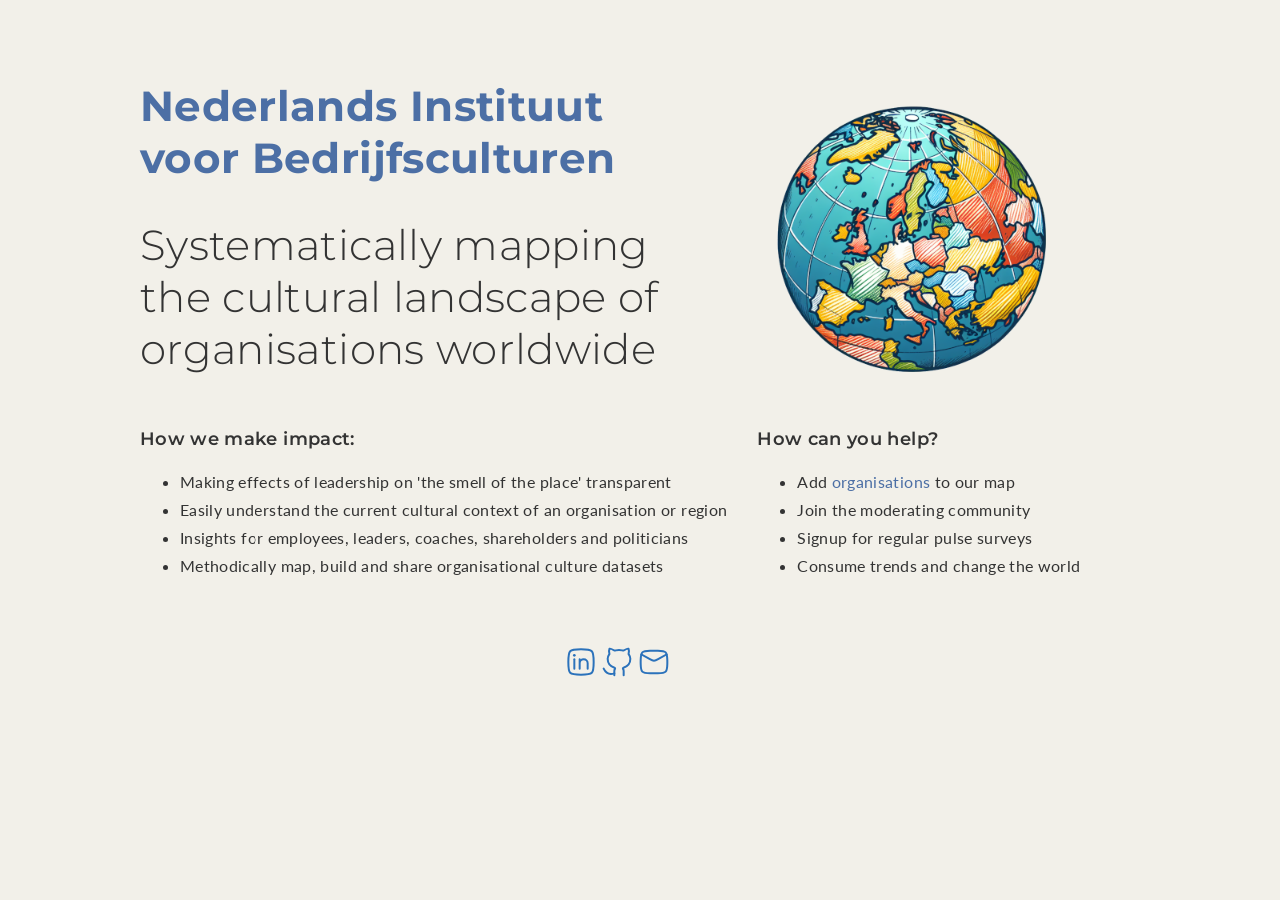
<file: index.html>
<!doctype html>
<html>
  <head>
    <title>Nederlands Instituut voor Bedrijfsculturen</title>
    <meta name="viewport" content="width=device-width, maximum-scale=1, initial-scale=1">
    <link rel="stylesheet" href="style.css" type="text/css" charset="utf-8">
    <link href="https://fonts.googleapis.com/css?family=Montserrat:300,600,700" rel="stylesheet">
    <link href="https://fonts.googleapis.com/css?family=Lato:400" rel="stylesheet">
    <script src="page_loader.js"></script>
  </head>
  <body>

    <div id='menu'></div>
    <div id='content'><center>loading ...</center></div>
    
    <div id='footer'>
      <a class="social_links" href="https://www.linkedin.com/company/nivb/"><img src="images/linkedin.svg"></a>
      <a class="social_links" href="https://github.com/nivb-dev"><img src="images/github.svg"></a>
      <a class="social_links" href="mailto:info@nivb.nl"><img src="images/email.svg"></a>
    </div>

    <script>
      load();
    </script>

  </body>
</html>
</file>
<file: style.css>
:root {
  --snow-white: #F2F0E9;
  --orange-coloured-white: #E8E1C9;
  --skimmed-milk-white: #D9D5C4;
  --ash-grey: #B7B8A4;
  --broccoli-brown: #5C5850;
  --ultramarine-blue: #4C6FA5;
  --imperial-purple: #33355C;
  --scotch-blue: #1E2038;
  --emerald-green: #5B9A73;
  --verdigris-green: #2E6E52;
  --sap-green: #5C6640;
  --duck-green: #193A2E;
  --dutch-orange: #E8A13C;
  --lake-red: #9A1F4A;
  --crimson-red: #7A5560;
  --deep-reddish-brown: #3E2A28;
}
body {
  font-family: 'Montserrat';
  color: rgb(51, 51, 51);
  background-color: var(--snow-white);
  margin-top: 80px;          
  margin-left: 50px;          
  margin-right: 50px;          
  letter-spacing: 0.35px;
  -webkit-font-smoothing: antialiased;
  text-rendering: optimizeLegibility;
}
h1 {
  font-size: 42px;
  font-weight: 700;
  color: var(--ultramarine-blue);
}
h2 {
  font-size: 42px;
  font-weight: 300;
  width: 60%;
}
h3 {
  font-size: 18px;
  font-weight: 600;
}
p.normal, li{
  font-family: 'Lato';                        
  font-size: 16px;
  line-height: 28px;
  word-wrap: break-word;
}

#content {
  margin: 0 auto;
  width: 1000px;
}

#footer {
  margin: 50px auto;
  width: 150px;
}

a {
  color: #2b72bb;
  text-decoration: none;
  cursor: pointer;
}

a:visited {
  color: #215c98;
}

a.social_links:hover {
  color: var(--ultramarine-blue);
}

a.navigation {
  color: var(--ultramarine-blue);
}

a.navigation:hover {
  color: var(--dutch-orange);
}

a:hover {
  color: #215c98;
  text-decoration: underline;
}

.photo_normal {
  width:320px;
  border-radius:50%;
  float:right;
  margin-right: 70px;
}

.photo_small {
  display: none;
  width:200px;
  border-radius:50%;
  float:left;
  margin-left: 50px;
}

@media screen and (max-width: 800px) {
  body {
    margin-top: 10px;
    margin-right: 10px;
    margin-left: 10px;
  }
  #content {
    width: 100%;
    margin: 0px;
    max-width:100%; 
    margin: 0;
  }
  h1 {
    font-size: 25px;
  }
  h2 {
    font-size: 22px;
    width: 100%;
  }
  .photo_normal {
    display: none;
  }
  .photo_small {
    display: block;
    margin-bottom: 5px;
  }
  #footer {
    width: 150px;
  }
  a.social_links {
    margin-right: 3px;
  }
}
</file>
